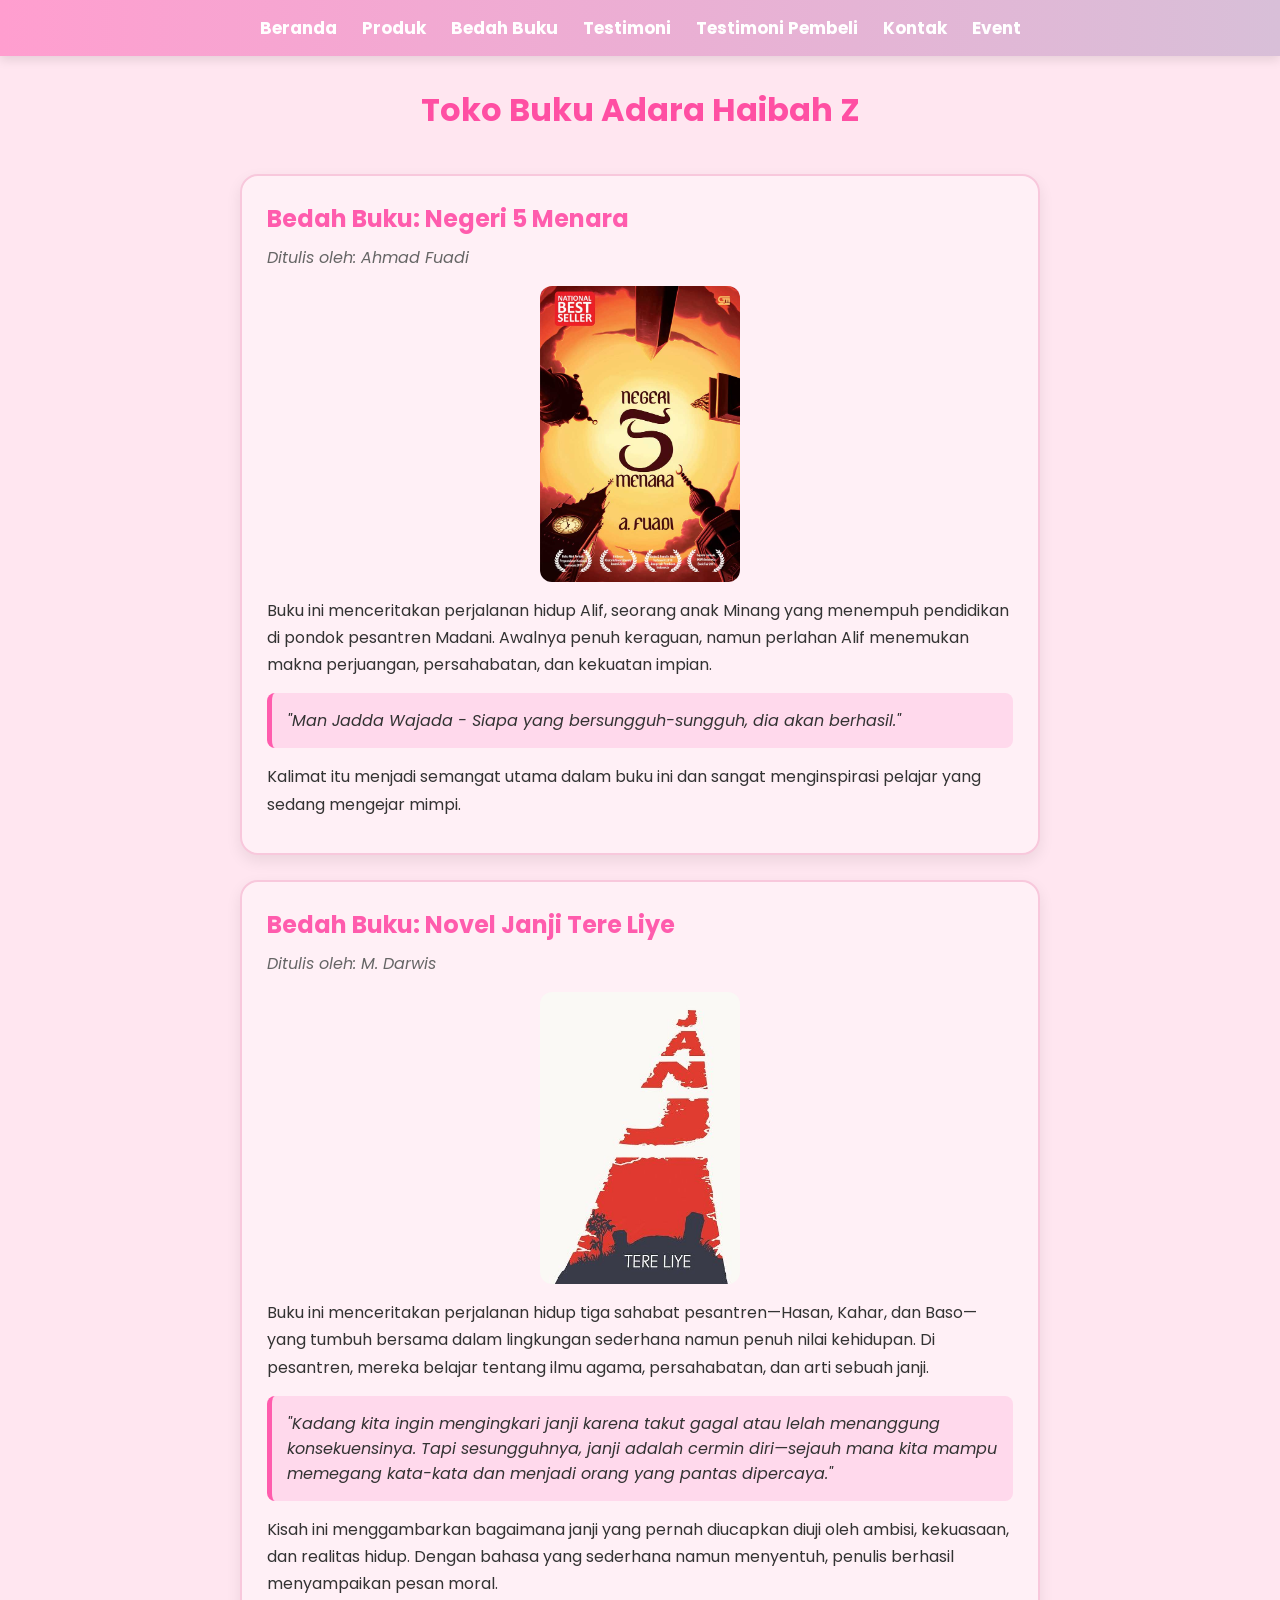
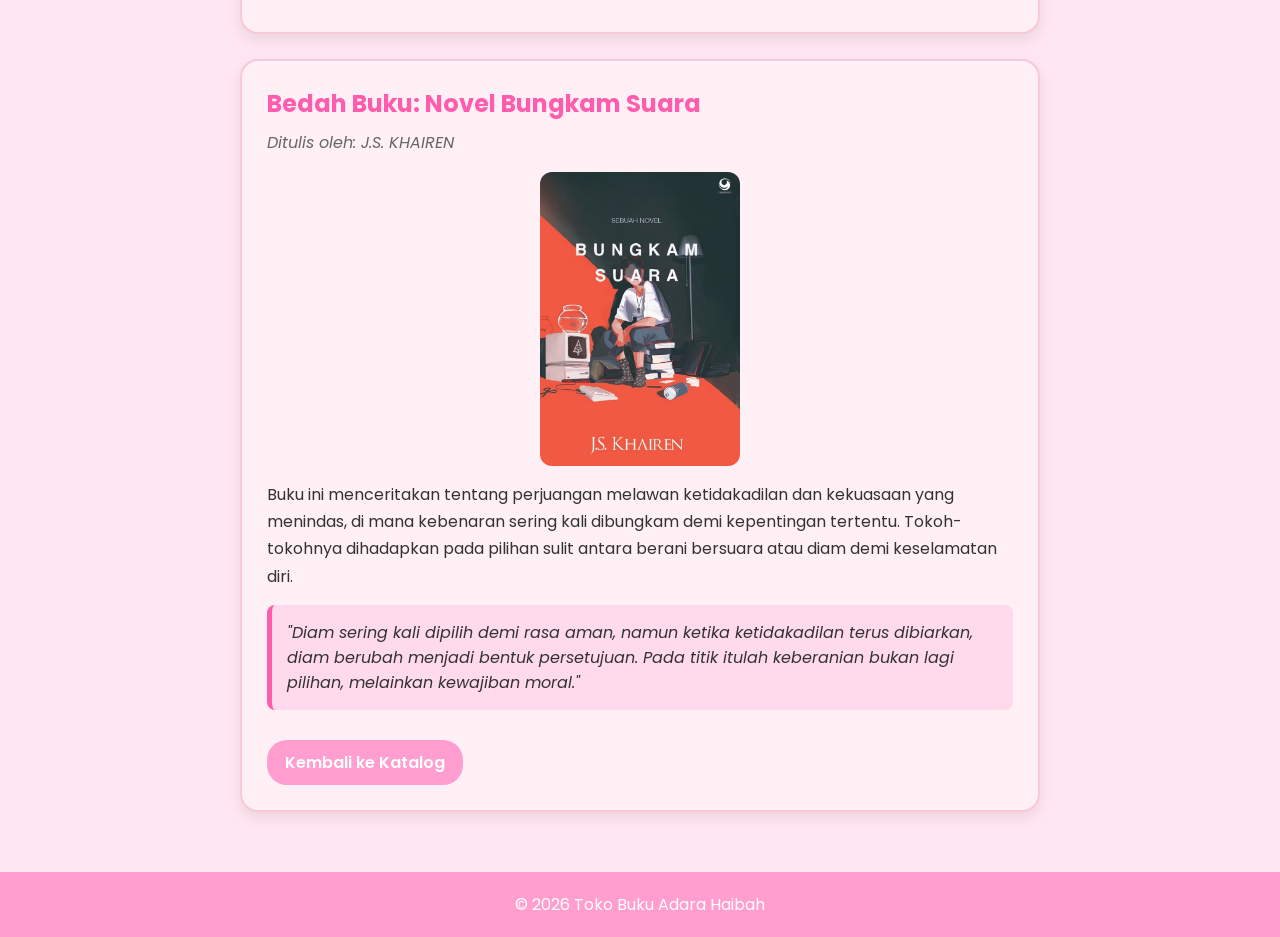
<file: bedah-buku.html>
<!DOCTYPE html>
<html lang="id">
<head>
<meta charset="UTF-8">
<meta name="viewport" content="width=device-width, initial-scale=1.0">
<title>Bedah Buku - Toko Buku Adara Haibah</title>

<link rel="preconnect" href="https://fonts.googleapis.com">
<link rel="preconnect" href="https://fonts.gstatic.com" crossorigin>
<link href="https://fonts.googleapis.com/css2?family=Poppins:wght@400;500;600;700&display=swap" rel="stylesheet">

<style>
*{
    margin:0;
    padding:0;
    box-sizing:border-box;
}

body{
    font-family:'Poppins', sans-serif;
    background:#ffe6f0;
    color:#333;
}

/* NAVBAR */
nav{
    display:flex;
    justify-content:center;
    flex-wrap:wrap;
    gap:25px;
    background:linear-gradient(90deg, #ff9ecf, #d8bfd8);
    padding:15px;
    box-shadow:0 4px 10px rgba(0,0,0,0.1);
    position:sticky;
    top:0;
    z-index:1000;
    animation:navMasuk 0.8s ease;
}

nav a{
    text-decoration:none;
    color:white;
    font-weight:bold;
    font-size:17px;
    position:relative;
    transition:0.3s;
}

nav a::after{
    content:"";
    position:absolute;
    width:0%;
    height:2px;
    left:0;
    bottom:-5px;
    background:white;
    transition:0.3s;
}

nav a:hover::after{
    width:100%;
}

nav a:hover{
    transform:scale(1.1);
}

/* JUDUL HALAMAN */
h1{
    text-align:center;
    color:#ff4fa3;
    margin:30px 0 20px 0;
    animation:judulMasuk 1s ease;
}

/* WRAPPER ARTIKEL */
.daftar-produk{
    display:flex;
    flex-direction:column;
    align-items:center;
    gap:25px;
    padding:20px;
}

/* CARD ARTIKEL */
.artikel{
    background:#fff0f6;
    width:100%;
    max-width:800px;
    padding:25px;
    border-radius:18px;
    box-shadow:0 6px 15px rgba(0,0,0,0.08);
    border:2px solid #f8c8dc;
    transition:0.3s;
    opacity:0;
    transform:translateY(35px);
    animation:kartuMasuk 0.8s ease forwards;
}

.artikel:nth-child(1){ animation-delay:0.2s; }
.artikel:nth-child(2){ animation-delay:0.5s; }
.artikel:nth-child(3){ animation-delay:0.8s; }

.artikel:hover{
    transform:translateY(-5px) scale(1.02);
    box-shadow:0 10px 25px rgba(0,0,0,0.15);
}

/* JUDUL & PENULIS */
.artikel h2{
    color:#ff5cad;
    margin-bottom:8px;
}

.penulis{
    font-style:italic;
    color:#666;
    margin-bottom:10px;
}

/* GAMBAR */
.sampul{
    width:200px;
    max-width:100%;
    display:block;
    margin:15px auto;
    border-radius:12px;
    transition:0.3s;
}

.sampul:hover{
    transform:scale(1.08) rotate(2deg);
}

/* TEKS */
.artikel p{
    line-height:1.7;
    margin-bottom:10px;
}

/* BLOCKQUOTE */
blockquote{
    background:#ffd9ec;
    padding:15px;
    border-left:5px solid #ff5cad;
    font-style:italic;
    border-radius:8px;
    margin:15px 0;
    animation:kutipanMasuk 1.1s ease;
}

/* TOMBOL */
.btn-kembali{
    display:inline-block;
    margin-top:15px;
    padding:10px 18px;
    background:#ff9ecf;
    color:white;
    text-decoration:none;
    border-radius:20px;
    transition:0.3s;
    font-weight:600;
}

.btn-kembali:hover{
    background:#ff7fbf;
    transform:scale(1.05);
}

/* FOOTER */
footer{
    text-align:center;
    padding:20px;
    background:#ff9ecf;
    color:white;
    margin-top:40px;
    animation:footerMasuk 1.2s ease;
}

/* ANIMASI */
@keyframes navMasuk{
    from{
        opacity:0;
        transform:translateY(-50px);
    }
    to{
        opacity:1;
        transform:translateY(0);
    }
}

@keyframes judulMasuk{
    from{
        opacity:0;
        transform:translateY(-25px);
    }
    to{
        opacity:1;
        transform:translateY(0);
    }
}

@keyframes kartuMasuk{
    to{
        opacity:1;
        transform:translateY(0);
    }
}

@keyframes kutipanMasuk{
    from{
        opacity:0;
        transform:scale(0.95);
    }
    to{
        opacity:1;
        transform:scale(1);
    }
}

@keyframes footerMasuk{
    from{
        opacity:0;
        transform:translateY(30px);
    }
    to{
        opacity:1;
        transform:translateY(0);
    }
}

/* RESPONSIVE */
@media (max-width:768px){
    nav{
        gap:15px;
        padding:12px;
    }

    nav a{
        font-size:15px;
    }

    h1{
        font-size:28px;
        padding:0 15px;
    }

    .daftar-produk{
        padding:15px;
    }

    .artikel{
        padding:20px;
    }
}
</style>
</head>
<body>

<nav>
<a href="index.html">Beranda</a>
<a href="produk.html">Produk</a>
<a href="bedah-buku.html">Bedah Buku</a>
<a href="testimoni.html">Testimoni</a>
<a href="tampil-testimoni.html">Testimoni Pembeli</a>
<a href="kontak.html">Kontak</a>
<a href="event.html">Event</a>
</nav>

<h1>Toko Buku Adara Haibah Z</h1>

<div class="daftar-produk">

<article class="artikel">
<h2>Bedah Buku: Negeri 5 Menara</h2>
<p class="penulis">Ditulis oleh: Ahmad Fuadi</p>
<img src="buku8.jpg" alt="Sampul Negeri 5 Menara" class="sampul">
<p>Buku ini menceritakan perjalanan hidup Alif, seorang anak Minang yang menempuh pendidikan di pondok pesantren Madani. Awalnya penuh keraguan, namun perlahan Alif menemukan makna perjuangan, persahabatan, dan kekuatan impian.</p>
<blockquote>"Man Jadda Wajada - Siapa yang bersungguh-sungguh, dia akan berhasil."</blockquote>
<p>Kalimat itu menjadi semangat utama dalam buku ini dan sangat menginspirasi pelajar yang sedang mengejar mimpi.</p>
</article>

<article class="artikel">
<h2>Bedah Buku: Novel Janji Tere Liye</h2>
<p class="penulis">Ditulis oleh: M. Darwis</p>
<img src="buku9.jpg" alt="Sampul Janji" class="sampul">
<p>Buku ini menceritakan perjalanan hidup tiga sahabat pesantren—Hasan, Kahar, dan Baso—yang tumbuh bersama dalam lingkungan sederhana namun penuh nilai kehidupan. Di pesantren, mereka belajar tentang ilmu agama, persahabatan, dan arti sebuah janji.</p>
<blockquote>"Kadang kita ingin mengingkari janji karena takut gagal atau lelah menanggung konsekuensinya. Tapi sesungguhnya, janji adalah cermin diri—sejauh mana kita mampu memegang kata-kata dan menjadi orang yang pantas dipercaya."</blockquote>
<p>Kisah ini menggambarkan bagaimana janji yang pernah diucapkan diuji oleh ambisi, kekuasaan, dan realitas hidup. Dengan bahasa yang sederhana namun menyentuh, penulis berhasil menyampaikan pesan moral.</p>
</article>

<article class="artikel">
<h2>Bedah Buku: Novel Bungkam Suara</h2>
<p class="penulis">Ditulis oleh: J.S. KHAIREN</p>
<img src="buku2.jpg" alt="Sampul Bungkam Suara" class="sampul">
<p>Buku ini menceritakan tentang perjuangan melawan ketidakadilan dan kekuasaan yang menindas, di mana kebenaran sering kali dibungkam demi kepentingan tertentu. Tokoh-tokohnya dihadapkan pada pilihan sulit antara berani bersuara atau diam demi keselamatan diri.</p>
<blockquote>"Diam sering kali dipilih demi rasa aman, namun ketika ketidakadilan terus dibiarkan, diam berubah menjadi bentuk persetujuan. Pada titik itulah keberanian bukan lagi pilihan, melainkan kewajiban moral."</blockquote>
<a href="produk.html" class="btn-kembali">Kembali ke Katalog</a>
</article>

</div>

<footer>
<p>&copy; 2026 Toko Buku Adara Haibah </p>
</footer>

</body>
</html>
</file>
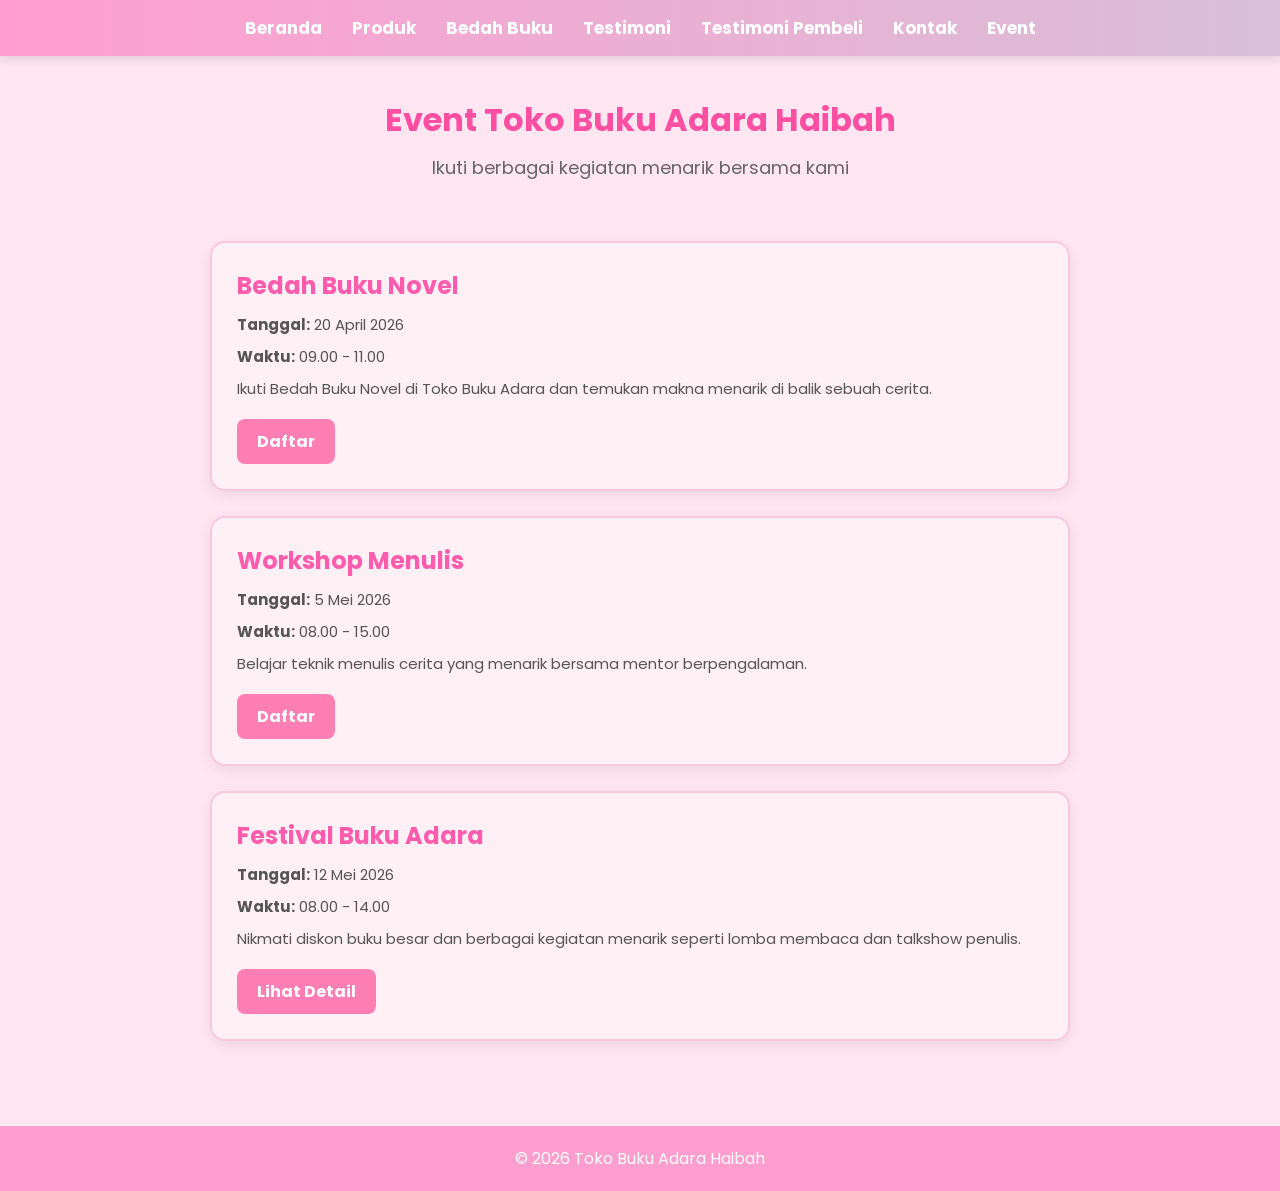
<file: event.html>
<!DOCTYPE html>
<html lang="id">
<head>

<meta charset="UTF-8">
<meta name="viewport" content="width=device-width, initial-scale=1.0">
<title>Event Toko Buku Adara Haibah</title>

<link rel="preconnect" href="https://fonts.googleapis.com">
<link rel="preconnect" href="https://fonts.gstatic.com" crossorigin>
<link href="https://fonts.googleapis.com/css2?family=Poppins:wght@400;500;600&display=swap" rel="stylesheet">

<style>

*{
margin:0;
padding:0;
box-sizing:border-box;
}

body{
font-family:'Poppins',sans-serif;
background:#ffe6f0;
color:#333;
}

/* NAVBAR */

nav{
display:flex;
justify-content:center;
flex-wrap:wrap;
gap:30px;
background:linear-gradient(90deg,#ff9ecf,#d8bfd8);
padding:15px;
box-shadow:0 4px 10px rgba(0,0,0,0.1);
animation:navMasuk 0.8s ease;
}

nav a{
text-decoration:none;
color:white;
font-weight:bold;
font-size:17px;
position:relative;
transition:0.3s;
}

nav a::after{
content:"";
position:absolute;
width:0%;
height:2px;
left:0;
bottom:-5px;
background:white;
transition:0.3s;
}

nav a:hover::after{
width:100%;
}

nav a:hover{
transform:scale(1.1);
}

/* HEADER */

header{
text-align:center;
padding:40px 20px;
animation:judulMasuk 1s ease;
}

header h1{
color:#ff4fa3;
font-size:32px;
margin-bottom:10px;
}

header p{
font-size:18px;
color:#666;
}

/* CONTAINER */

.container{
width:90%;
max-width:900px;
margin:auto;
padding:20px;
}

/* EVENT CARD */

.event{
background:#fff0f6;
border-radius:15px;
padding:25px;
margin-bottom:25px;
border:2px solid #f8c8dc;
box-shadow:0 4px 15px rgba(0,0,0,0.08);
transition:0.3s;

opacity:0;
transform:translateY(40px);
animation:cardMasuk 0.8s forwards;
}

.event:nth-child(1){
animation-delay:0.3s;
}

.event:nth-child(2){
animation-delay:0.6s;
}

.event:nth-child(3){
animation-delay:0.9s;
}

.event:hover{
transform:translateY(-10px) scale(1.02);
box-shadow:0 10px 25px rgba(0,0,0,0.15);
}

.event h2{
color:#ff5cad;
margin-bottom:10px;
}

.event p{
color:#555;
font-size:15px;
line-height:1.6;
margin-bottom:8px;
}

/* BUTTON */

.btn{
display:inline-block;
margin-top:10px;
padding:10px 20px;
background:#ff7eb3;
color:white;
text-decoration:none;
border-radius:8px;
font-weight:bold;
transition:0.3s;
}

.btn:hover{
background:#ff4fa3;
transform:scale(1.07);
box-shadow:0 6px 15px rgba(255,79,163,0.3);
}

/* FOOTER */

footer{
text-align:center;
padding:20px;
background:#ff9ecf;
color:white;
margin-top:40px;
animation:footerMasuk 1.2s ease;
}

/* ANIMATIONS */

@keyframes navMasuk{
from{
opacity:0;
transform:translateY(-60px);
}
to{
opacity:1;
transform:translateY(0);
}
}

@keyframes judulMasuk{
from{
opacity:0;
transform:translateY(-30px);
}
to{
opacity:1;
transform:translateY(0);
}
}

@keyframes cardMasuk{
to{
opacity:1;
transform:translateY(0);
}
}

@keyframes footerMasuk{
from{
opacity:0;
transform:translateY(40px);
}
to{
opacity:1;
transform:translateY(0);
}
}

</style>

</head>

<body>

<nav>

<a href="index.html">Beranda</a>
<a href="produk.html">Produk</a>
<a href="bedah-buku.html">Bedah Buku</a>
<a href="testimoni.html">Testimoni</a>
<a href="tampil-testimoni.html">Testimoni Pembeli</a>
<a href="kontak.html">Kontak</a>
<a href="event.html">Event</a>

</nav>

<header>

<h1>Event Toko Buku Adara Haibah</h1>
<p>Ikuti berbagai kegiatan menarik bersama kami</p>

</header>

<div class="container">

<div class="event">

<h2>Bedah Buku Novel</h2>

<p><b>Tanggal:</b> 20 April 2026</p>
<p><b>Waktu:</b> 09.00 - 11.00</p>

<p>
Ikuti Bedah Buku Novel di Toko Buku Adara dan temukan
makna menarik di balik sebuah cerita.
</p>

<a href="#" class="btn">Daftar</a>

</div>


<div class="event">

<h2>Workshop Menulis</h2>

<p><b>Tanggal:</b> 5 Mei 2026</p>
<p><b>Waktu:</b> 08.00 - 15.00</p>

<p>
Belajar teknik menulis cerita yang menarik
bersama mentor berpengalaman.
</p>

<a href="#" class="btn">Daftar</a>

</div>


<div class="event">

<h2>Festival Buku Adara</h2>

<p><b>Tanggal:</b> 12 Mei 2026</p>
<p><b>Waktu:</b> 08.00 - 14.00</p>

<p>
Nikmati diskon buku besar dan berbagai kegiatan menarik
seperti lomba membaca dan talkshow penulis.
</p>

<a href="#" class="btn">Lihat Detail</a>

</div>

</div>

<footer>

© 2026 Toko Buku Adara Haibah

</footer>

</body>
</html>
</file>
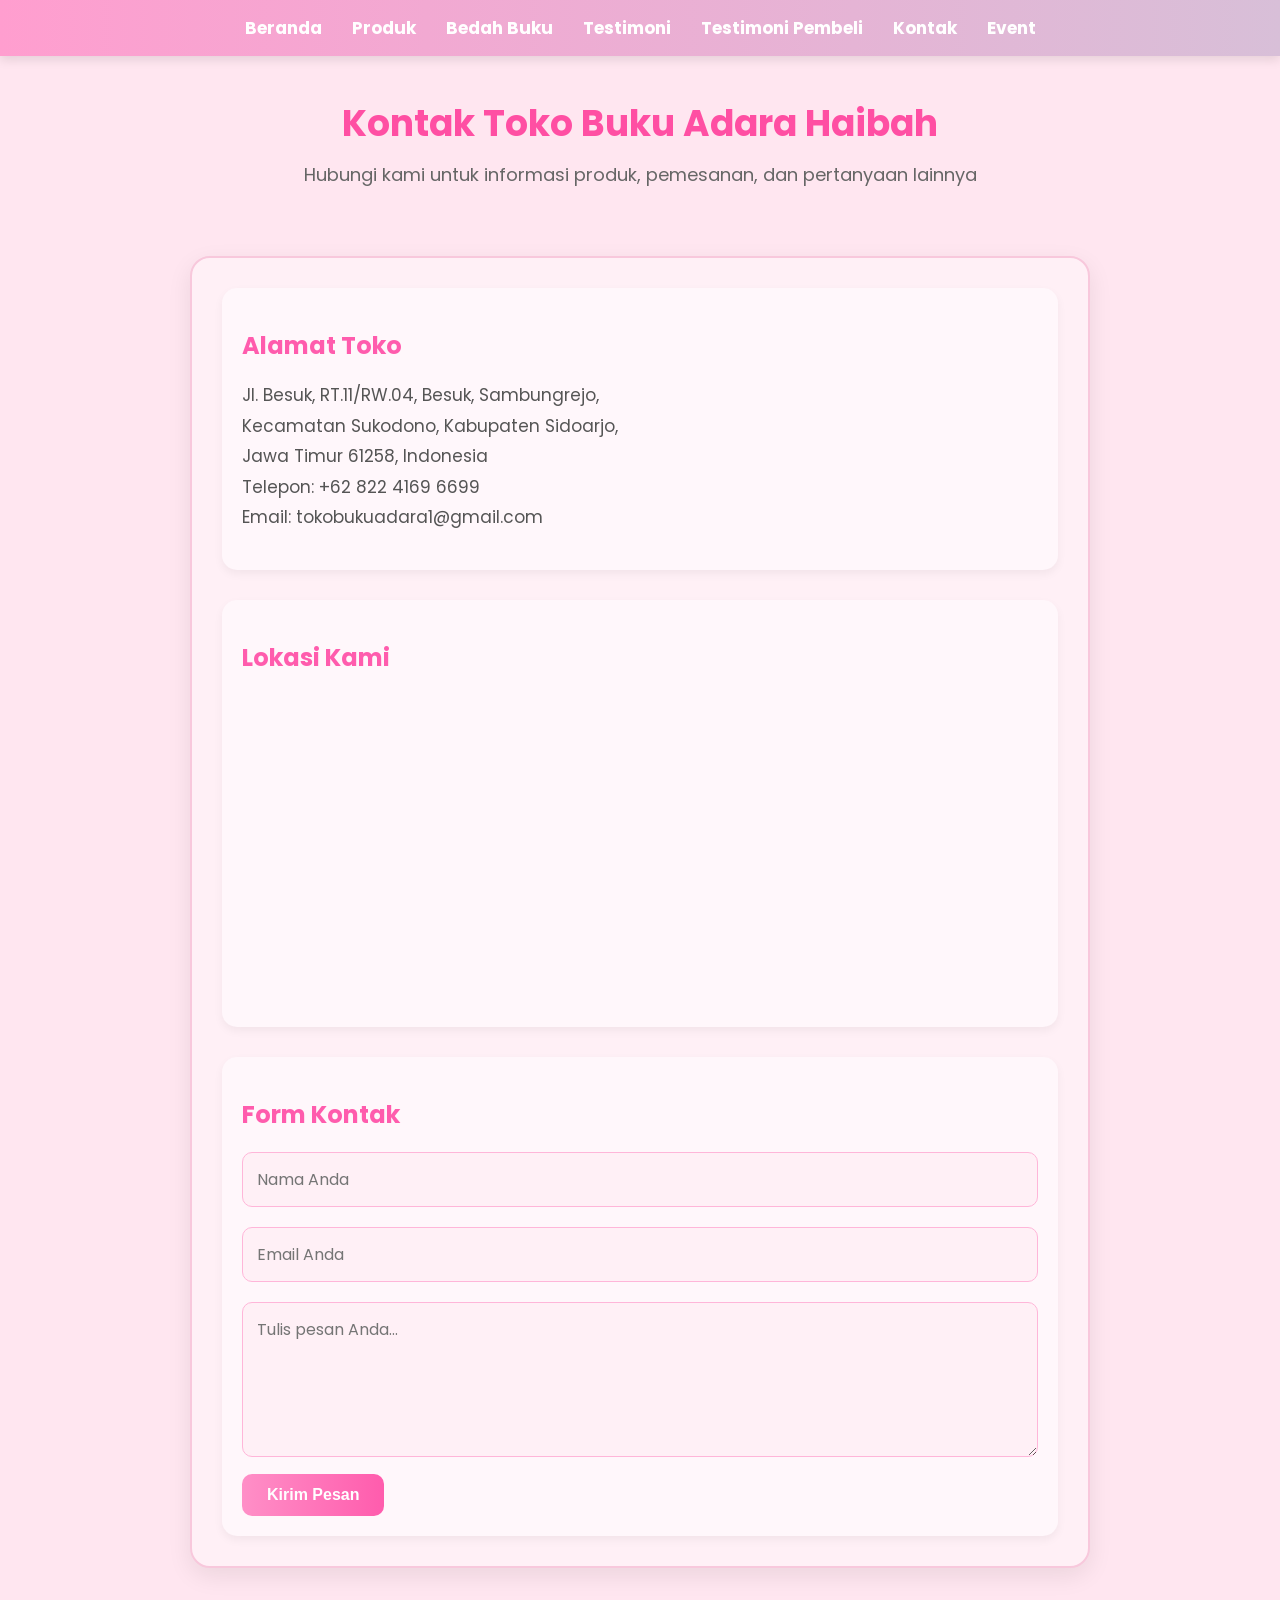
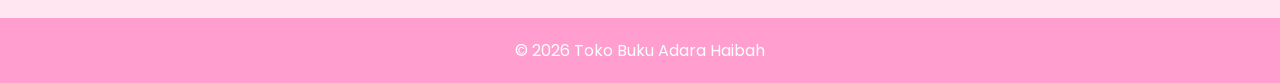
<file: kontak.html>
<!DOCTYPE html>
<html lang="id">
<head>
<meta charset="UTF-8">
<meta name="viewport" content="width=device-width, initial-scale=1.0">
<title>Kontak Toko Buku Adara Haibah</title>

<link rel="preconnect" href="https://fonts.googleapis.com">
<link rel="preconnect" href="https://fonts.gstatic.com" crossorigin>
<link href="https://fonts.googleapis.com/css2?family=Poppins:wght@400;500;600;700&display=swap" rel="stylesheet">

<style>
*{
    box-sizing:border-box;
}

body{
    margin:0;
    font-family:'Poppins', sans-serif;
    background:#ffe6f0;
    color:#333;
}

/* NAVBAR */
nav{
    display:flex;
    justify-content:center;
    gap:30px;
    background:linear-gradient(90deg,#ff9ecf,#d8bfd8);
    padding:15px;
    box-shadow:0 4px 10px rgba(0,0,0,0.1);
    flex-wrap:wrap;
    animation:slideDown 0.8s ease;
}

nav a{
    text-decoration:none;
    color:white;
    font-weight:bold;
    font-size:17px;
    position:relative;
    transition:0.3s;
}

nav a::after{
    content:"";
    position:absolute;
    width:0%;
    height:2px;
    left:0;
    bottom:-5px;
    background:white;
    transition:0.3s;
}

nav a:hover::after{
    width:100%;
}

nav a:hover{
    transform:scale(1.1);
}

/* HEADER */
.header{
    text-align:center;
    padding:40px 20px 20px;
    animation:fadeDown 1s ease;
}

.header h1{
    margin:0;
    font-size:36px;
    color:#ff4fa3;
}

.header p{
    font-size:18px;
    color:#666;
    margin-top:10px;
}

/* CONTAINER */
.container{
    max-width:900px;
    margin:30px auto 50px;
    padding:30px;
    background:#fff0f6;
    border-radius:20px;
    box-shadow:0 8px 25px rgba(0,0,0,0.08);
    border:2px solid #f8c8dc;
    animation:fadeUp 1.2s ease;
}

/* SECTION TITLE */
h2{
    color:#ff5cad;
    margin-bottom:10px;
}

/* ALAMAT */
.alamat{
    margin-bottom:30px;
    padding:20px;
    background:#fff7fb;
    border-radius:15px;
    box-shadow:0 4px 10px rgba(0,0,0,0.05);
    transition:0.3s;
    animation:fadeLeft 1s ease;
}

.alamat:hover{
    transform:translateY(-5px) scale(1.01);
    box-shadow:0 10px 20px rgba(0,0,0,0.08);
}

.alamat p{
    font-size:17px;
    line-height:1.8;
    color:#555;
}

/* MAP */
.map{
    margin-bottom:30px;
    padding:20px;
    background:#fff7fb;
    border-radius:15px;
    box-shadow:0 4px 10px rgba(0,0,0,0.05);
    transition:0.3s;
    animation:fadeRight 1.1s ease;
}

.map:hover{
    transform:translateY(-5px) scale(1.01);
    box-shadow:0 10px 20px rgba(0,0,0,0.08);
}

.map iframe{
    width:100%;
    height:300px;
    border:none;
    border-radius:15px;
    margin-top:15px;
}

/* FORM */
.form-kontak{
    padding:20px;
    background:#fff7fb;
    border-radius:15px;
    box-shadow:0 4px 10px rgba(0,0,0,0.05);
    transition:0.3s;
    animation:zoomIn 1.2s ease;
}

.form-kontak:hover{
    transform:translateY(-5px) scale(1.01);
    box-shadow:0 10px 20px rgba(0,0,0,0.08);
}

form input,
form textarea{
    width:100%;
    padding:14px;
    margin:10px 0;
    border-radius:10px;
    border:1px solid #ffb6d9;
    font-size:16px;
    background:#fff0f6;
    outline:none;
    transition:0.3s;
    box-sizing:border-box;
    font-family:'Poppins', sans-serif;
}

form input:focus,
form textarea:focus{
    border-color:#ff5cad;
    box-shadow:0 0 10px rgba(255,92,173,0.2);
    transform:scale(1.01);
}

form button{
    padding:12px 25px;
    font-size:16px;
    background:linear-gradient(90deg,#ff8fc7,#ff5cad);
    border:none;
    border-radius:10px;
    color:white;
    cursor:pointer;
    font-weight:bold;
    transition:0.3s;
}

form button:hover{
    transform:scale(1.07);
    box-shadow:0 8px 20px rgba(255,92,173,0.25);
}

/* SUCCESS MESSAGE */
.success-message{
    display:none;
    margin-top:15px;
    background:#ffe3f1;
    color:#d63384;
    padding:12px 15px;
    border-radius:10px;
    font-weight:bold;
    animation:bounceIn 0.8s ease;
}

/* FOOTER */
footer{
    text-align:center;
    padding:20px;
    background:#ff9ecf;
    color:white;
    margin-top:40px;
    animation:fadeUp 1.3s ease;
}

/* ANIMATIONS */
@keyframes fadeDown{
    from{
        opacity:0;
        transform:translateY(-30px);
    }
    to{
        opacity:1;
        transform:translateY(0);
    }
}

@keyframes fadeUp{
    from{
        opacity:0;
        transform:translateY(40px);
    }
    to{
        opacity:1;
        transform:translateY(0);
    }
}

@keyframes fadeLeft{
    from{
        opacity:0;
        transform:translateX(-40px);
    }
    to{
        opacity:1;
        transform:translateX(0);
    }
}

@keyframes fadeRight{
    from{
        opacity:0;
        transform:translateX(40px);
    }
    to{
        opacity:1;
        transform:translateX(0);
    }
}

@keyframes zoomIn{
    from{
        opacity:0;
        transform:scale(0.9);
    }
    to{
        opacity:1;
        transform:scale(1);
    }
}

@keyframes bounceIn{
    0%{
        opacity:0;
        transform:scale(0.7);
    }
    60%{
        opacity:1;
        transform:scale(1.05);
    }
    100%{
        transform:scale(1);
    }
}

@keyframes slideDown{
    from{
        opacity:0;
        transform:translateY(-100%);
    }
    to{
        opacity:1;
        transform:translateY(0);
    }
}

/* RESPONSIVE */
@media (max-width:768px){
    .header h1{
        font-size:28px;
    }

    nav{
        gap:15px;
        padding:12px;
    }

    nav a{
        font-size:15px;
    }

    .container{
        margin:20px;
        padding:20px;
    }
}
</style>
</head>

<body>

<nav>
    <a href="index.html">Beranda</a>
    <a href="produk.html">Produk</a>
    <a href="bedah-buku.html">Bedah Buku</a>
    <a href="testimoni.html">Testimoni</a>
    <a href="tampil-testimoni.html">Testimoni Pembeli</a>
    <a href="kontak.html">Kontak</a>
    <a href="event.html">Event</a>
</nav>

<div class="header">
    <h1>Kontak Toko Buku Adara Haibah</h1>
    <p>Hubungi kami untuk informasi produk, pemesanan, dan pertanyaan lainnya</p>
</div>

<div class="container">

    <div class="alamat">
        <h2>Alamat Toko</h2>
        <p>
            Jl. Besuk, RT.11/RW.04, Besuk, Sambungrejo,<br>
            Kecamatan Sukodono, Kabupaten Sidoarjo,<br>
            Jawa Timur 61258, Indonesia<br>
            Telepon: +62 822 4169 6699<br>
            Email: tokobukuadara1@gmail.com
        </p>
    </div>

    <div class="map">
        <h2>Lokasi Kami</h2>
        <iframe 
            src="https://maps.google.com/maps?q=Pondok%20Pesantren%20Al%20Kautsar%20Sidoarjo&t=&z=15&ie=UTF8&iwloc=&output=embed"
            loading="lazy">
        </iframe>
    </div>

    <div class="form-kontak">
        <h2>Form Kontak</h2>
        <form id="contactForm">
            <input type="text" name="nama" placeholder="Nama Anda" required>
            <input type="email" name="email" placeholder="Email Anda" required>
            <textarea name="pesan" rows="5" placeholder="Tulis pesan Anda..." required></textarea>
            <button type="submit">Kirim Pesan</button>
            <p class="success-message" id="successMessage">Pesan berhasil dikirim!</p>
        </form>
    </div>

</div>

<footer>
    © 2026 Toko Buku Adara Haibah
</footer>

<script>
const form = document.getElementById('contactForm');
const successMessage = document.getElementById('successMessage');

form.addEventListener('submit', function(e){
    e.preventDefault();
    successMessage.style.display = 'block';
    form.reset();
});
</script>

</body>
</html>
</file>
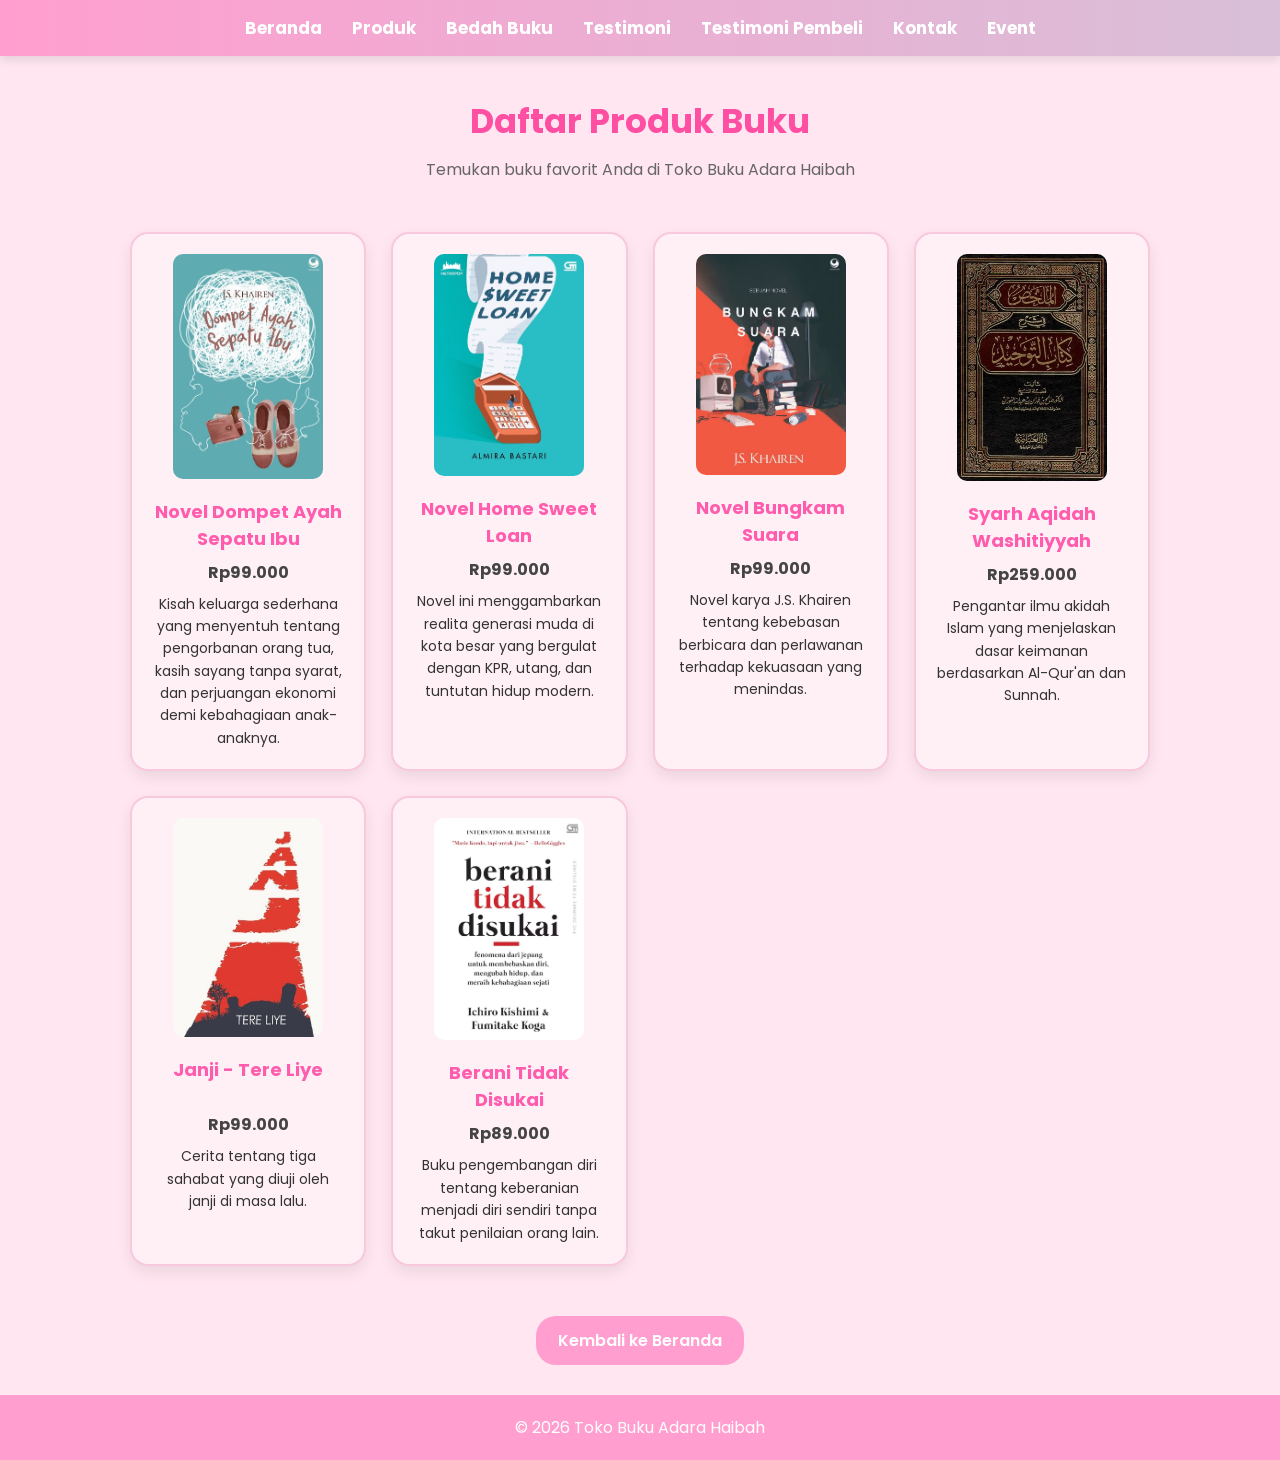
<file: produk.html>
<!DOCTYPE html>
<html lang="id">
<head>
  <meta charset="UTF-8">
  <meta name="viewport" content="width=device-width, initial-scale=1.0">
  <title>Daftar Produk Buku - Toko Buku Adara Haibah</title>

  <link rel="preconnect" href="https://fonts.googleapis.com">
  <link rel="preconnect" href="https://fonts.gstatic.com" crossorigin>
  <link href="https://fonts.googleapis.com/css2?family=Poppins:wght@400;500;600;700&display=swap" rel="stylesheet">

  <style>
    *{
      margin:0;
      padding:0;
      box-sizing:border-box;
    }

    body{
      font-family:'Poppins', sans-serif;
      background:#ffe6f0;
      color:#333;
    }

    /* NAVBAR */
    nav{
      display:flex;
      justify-content:center;
      flex-wrap:wrap;
      gap:30px;
      background:linear-gradient(90deg,#ff9ecf,#d8bfd8);
      padding:15px;
      box-shadow:0 4px 10px rgba(0,0,0,0.1);
      animation:navMasuk 0.8s ease;
    }

    nav a{
      text-decoration:none;
      color:white;
      font-weight:bold;
      font-size:17px;
      position:relative;
      transition:0.3s;
    }

    nav a::after{
      content:"";
      position:absolute;
      width:0%;
      height:2px;
      left:0;
      bottom:-5px;
      background:white;
      transition:0.3s;
    }

    nav a:hover::after{
      width:100%;
    }

    nav a:hover{
      transform:scale(1.1);
    }

    /* JUDUL */
    .judul{
      text-align:center;
      margin-top:40px;
      margin-bottom:10px;
      font-size:34px;
      color:#ff4fa3;
      animation:judulMasuk 1s ease;
    }

    .subjudul{
      text-align:center;
      color:#666;
      margin-bottom:30px;
      animation:judulMasuk 1.1s ease;
    }

    /* GRID PRODUK */
    .daftar-produk{
      display:grid;
      grid-template-columns:repeat(auto-fit, minmax(230px,1fr));
      gap:25px;
      padding:20px 40px 40px;
      max-width:1100px;
      margin:auto;
    }

    /* CARD */
    .produk{
      background:#fff0f6;
      padding:20px;
      border-radius:18px;
      text-align:center;
      box-shadow:0 6px 15px rgba(0,0,0,0.08);
      border:2px solid #f8c8dc;
      transition:0.3s;
      opacity:0;
      transform:translateY(40px);
      animation:cardMasuk 0.8s ease forwards;
    }

    .produk:nth-child(1){ animation-delay:0.2s; }
    .produk:nth-child(2){ animation-delay:0.4s; }
    .produk:nth-child(3){ animation-delay:0.6s; }
    .produk:nth-child(4){ animation-delay:0.8s; }
    .produk:nth-child(5){ animation-delay:1s; }
    .produk:nth-child(6){ animation-delay:1.2s; }

    .produk:hover{
      transform:translateY(-10px) scale(1.03);
      box-shadow:0 12px 28px rgba(0,0,0,0.15);
    }

    .produk img{
      width:150px;
      height:auto;
      border-radius:10px;
      margin-bottom:12px;
      transition:0.3s;
    }

    .produk:hover img{
      transform:scale(1.08);
    }

    .produk h2{
      font-size:18px;
      color:#ff5cad;
      margin-bottom:8px;
      min-height:48px;
    }

    .harga{
      font-weight:bold;
      color:#444;
      margin:8px 0;
    }

    .deskripsi{
      font-size:14px;
      line-height:1.6;
    }

    /* TOMBOL KEMBALI */
    .kembali{
      text-align:center;
      margin:10px 0 30px;
    }

    .kembali a{
      display:inline-block;
      text-decoration:none;
      background:#ff9ecf;
      color:white;
      padding:12px 22px;
      border-radius:20px;
      transition:0.3s;
      font-weight:600;
    }

    .kembali a:hover{
      background:#ff7fbf;
      transform:scale(1.05);
    }

    /* FOOTER */
    footer{
      text-align:center;
      padding:20px;
      background:#ff9ecf;
      color:white;
      margin-top:20px;
      animation:footerMasuk 1.2s ease;
    }

    /* ANIMASI */
    @keyframes navMasuk{
      from{
        opacity:0;
        transform:translateY(-50px);
      }
      to{
        opacity:1;
        transform:translateY(0);
      }
    }

    @keyframes judulMasuk{
      from{
        opacity:0;
        transform:translateY(-25px);
      }
      to{
        opacity:1;
        transform:translateY(0);
      }
    }

    @keyframes cardMasuk{
      to{
        opacity:1;
        transform:translateY(0);
      }
    }

    @keyframes footerMasuk{
      from{
        opacity:0;
        transform:translateY(30px);
      }
      to{
        opacity:1;
        transform:translateY(0);
      }
    }

    @media (max-width:768px){
      nav{
        gap:15px;
        padding:12px;
      }

      nav a{
        font-size:15px;
      }

      .judul{
        font-size:28px;
        padding:0 15px;
      }

      .daftar-produk{
        padding:20px;
      }
    }
  </style>
</head>
<body>

  <nav>
    <a href="index.html">Beranda</a>
    <a href="produk.html">Produk</a>
    <a href="bedah-buku.html">Bedah Buku</a>
    <a href="testimoni.html">Testimoni</a>
    <a href="tampil-testimoni.html">Testimoni Pembeli</a>
    <a href="kontak.html">Kontak</a>
    <a href="event.html">Event</a>
  </nav>

  <h1 class="judul">Daftar Produk Buku</h1>
  <p class="subjudul">Temukan buku favorit Anda di Toko Buku Adara Haibah</p>

  <section class="daftar-produk">

    <div class="produk">
      <img src="buku3.jpg" alt="Novel Dompet Ayah Sepatu Ibu">
      <h2>Novel Dompet Ayah Sepatu Ibu</h2>
      <p class="harga">Rp99.000</p>
      <p class="deskripsi">
        Kisah keluarga sederhana yang menyentuh tentang pengorbanan orang tua, kasih sayang tanpa syarat, dan perjuangan ekonomi demi kebahagiaan anak-anaknya.
      </p>
    </div>

    <div class="produk">
      <img src="buku1.jpg" alt="Novel Home Sweet Loan">
      <h2>Novel Home Sweet Loan</h2>
      <p class="harga">Rp99.000</p>
      <p class="deskripsi">
        Novel ini menggambarkan realita generasi muda di kota besar yang bergulat dengan KPR, utang, dan tuntutan hidup modern.
      </p>
    </div>

    <div class="produk">
      <img src="buku2.jpg" alt="Novel Bungkam Suara">
      <h2>Novel Bungkam Suara</h2>
      <p class="harga">Rp99.000</p>
      <p class="deskripsi">
        Novel karya J.S. Khairen tentang kebebasan berbicara dan perlawanan terhadap kekuasaan yang menindas.
      </p>
    </div>

    <div class="produk">
      <img src="buku7.jpg" alt="Syarh Aqidah Washitiyyah">
      <h2>Syarh Aqidah Washitiyyah</h2>
      <p class="harga">Rp259.000</p>
      <p class="deskripsi">
        Pengantar ilmu akidah Islam yang menjelaskan dasar keimanan berdasarkan Al-Qur'an dan Sunnah.
      </p>
    </div>

    <div class="produk">
      <img src="buku9.jpg" alt="Janji - Tere Liye">
      <h2>Janji - Tere Liye</h2>
      <p class="harga">Rp99.000</p>
      <p class="deskripsi">
        Cerita tentang tiga sahabat yang diuji oleh janji di masa lalu.
      </p>
    </div>

    <div class="produk">
      <img src="buku11.jpg" alt="Berani Tidak Disukai">
      <h2>Berani Tidak Disukai</h2>
      <p class="harga">Rp89.000</p>
      <p class="deskripsi">
        Buku pengembangan diri tentang keberanian menjadi diri sendiri tanpa takut penilaian orang lain.
      </p>
    </div>

  </section>

  <p class="kembali">
    <a href="index.html">Kembali ke Beranda</a>
  </p>

  <footer>
    <p>&copy; 2026 Toko Buku Adara Haibah</p>
  </footer>

</body>
</html>
</file>
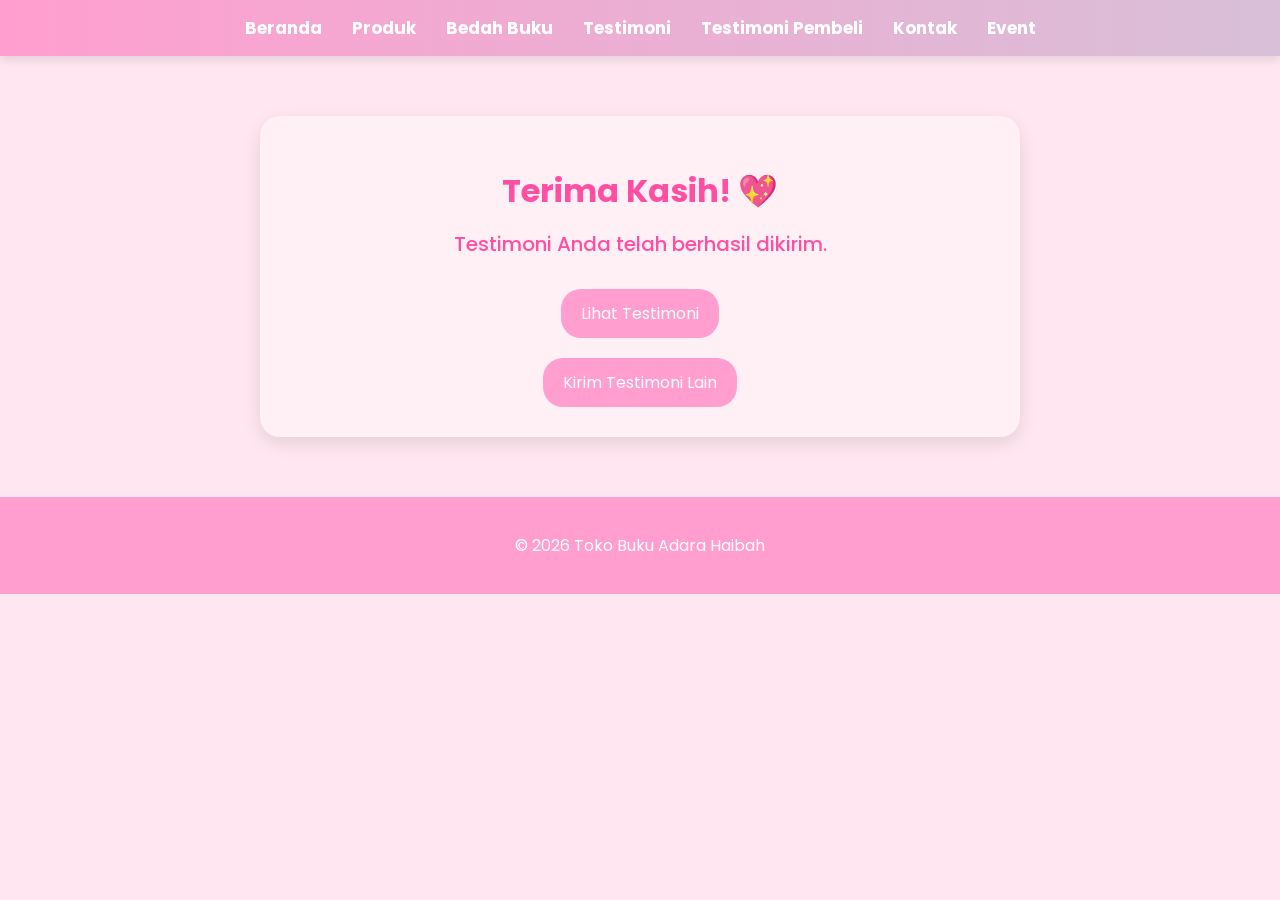
<file: proses-testimoni.html>
<!DOCTYPE html>
<html lang="id">
<head>
<meta charset="UTF-8">
<meta name="viewport" content="width=device-width, initial-scale=1.0">

<title>Konfirmasi Testimoni</title>

<link href="https://fonts.googleapis.com/css2?family=Poppins:wght@400;500;600&display=swap" rel="stylesheet">

<style>

/* BODY */
body{
margin:0;
font-family:'Poppins',sans-serif;
background:#ffe6f0;
color:#333;
}

/* NAVBAR */
nav{
display:flex;
justify-content:center;
gap:30px;
background:linear-gradient(90deg,#ff9ecf,#d8bfd8);
padding:15px;
box-shadow:0 4px 10px rgba(0,0,0,0.1);
animation:navMasuk 0.8s ease;
}

nav a{
text-decoration:none;
color:white;
font-weight:bold;
font-size:17px;
position:relative;
transition:0.3s;
}

nav a::after{
content:"";
position:absolute;
width:0%;
height:2px;
left:0;
bottom:-5px;
background:white;
transition:0.3s;
}

nav a:hover::after{
width:100%;
}

nav a:hover{
transform:scale(1.1);
}

/* MAIN BOX */
main.konfirmasi{
max-width:700px;
margin:60px auto;
padding:30px;
background:#fff0f6;
border-radius:20px;
text-align:center;
box-shadow:0 6px 18px rgba(0,0,0,0.1);
animation:muncul 1s ease;
}

/* TEXT */
main h1{
color:#ff4fa3;
margin-bottom:10px;
animation:fadeAtas 1s ease;
}

main h1:nth-child(2){
font-size:20px;
font-weight:500;
}

/* LINK BUTTON */
main a{
display:inline-block;
margin-top:20px;
padding:12px 20px;
background:#ff9ecf;
color:white;
text-decoration:none;
border-radius:20px;
transition:0.3s;
}

main a:hover{
background:#ff7fbf;
transform:scale(1.05);
box-shadow:0 6px 15px rgba(255,127,191,0.4);
}

/* FOOTER */
footer{
text-align:center;
padding:20px;
background:#ff9ecf;
color:white;
margin-top:50px;
animation:footerMasuk 1.3s ease;
}

/* ANIMATIONS */

@keyframes navMasuk{
from{
opacity:0;
transform:translateY(-50px);
}
to{
opacity:1;
transform:translateY(0);
}
}

@keyframes muncul{
from{
opacity:0;
transform:translateY(60px) scale(0.95);
}
to{
opacity:1;
transform:translateY(0) scale(1);
}
}

@keyframes fadeAtas{
from{
opacity:0;
transform:translateY(-20px);
}
to{
opacity:1;
transform:translateY(0);
}
}

@keyframes footerMasuk{
from{
opacity:0;
transform:translateY(40px);
}
to{
opacity:1;
transform:translateY(0);
}
}

</style>
</head>

<body>

<nav> 
<a href="index.html">Beranda</a>
<a href="produk.html">Produk</a>
<a href="bedah-buku.html">Bedah Buku</a>
<a href="testimoni.html">Testimoni</a>
<a href="tampil-testimoni.html">Testimoni Pembeli</a>
<a href="kontak.html">Kontak</a>
<a href="event.html">Event</a>
</nav>

<main class="konfirmasi">
<h1>Terima Kasih! 💖</h1>
<h1>Testimoni Anda telah berhasil dikirim.</h1>

<a href="tampil-testimoni.html">Lihat Testimoni</a>
<br>
<a href="testimoni.html">Kirim Testimoni Lain</a>
</main>

<footer> 
<p>&copy; 2026 Toko Buku Adara Haibah</p>
</footer>

</body>
</html>
</file>
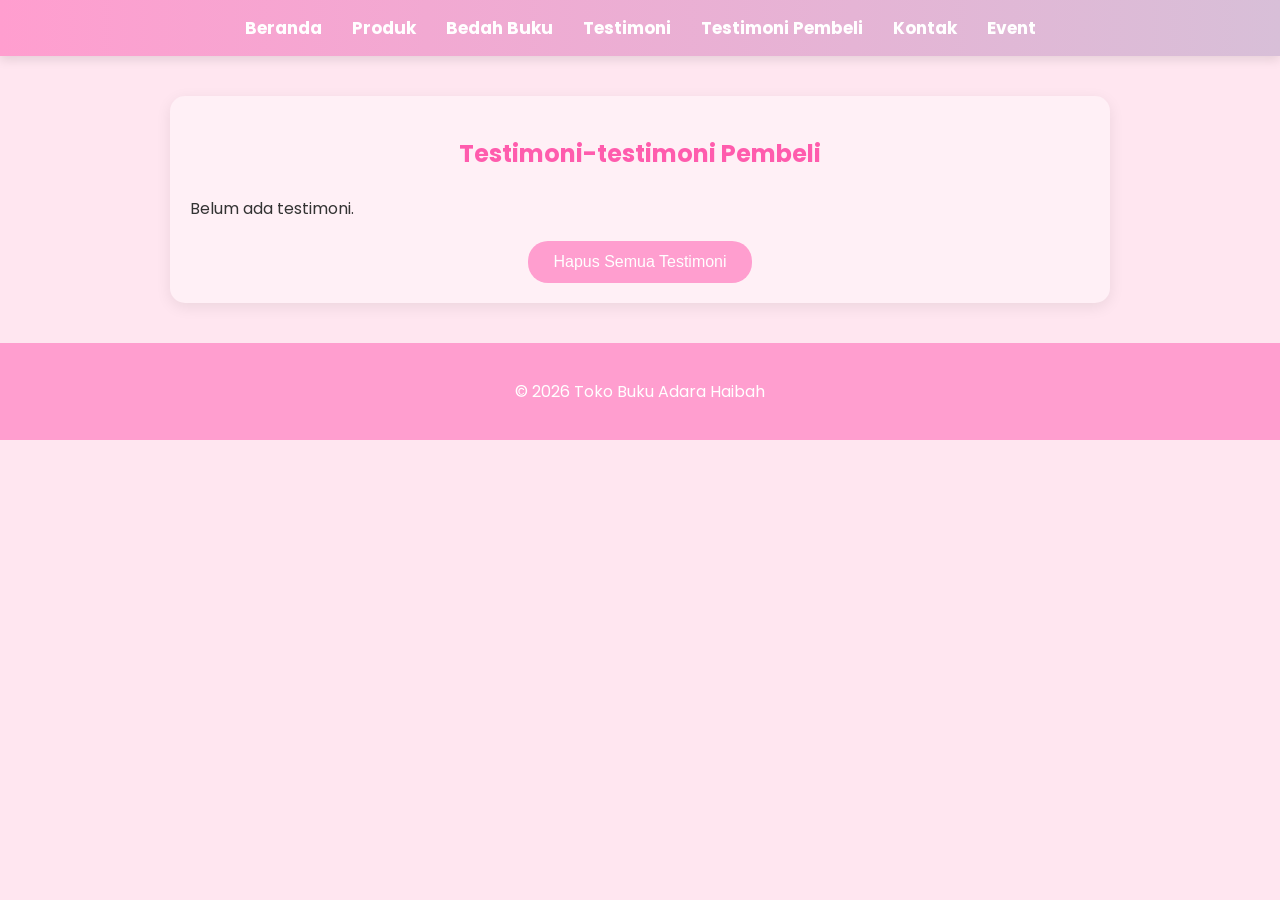
<file: tampil-testimoni.html>
<!DOCTYPE html>
<html lang="id">
<head>
<meta charset="UTF-8">
<meta name="viewport" content="width=device-width, initial-scale=1.0">
<title>Testimoni Pembeli - Toko Buku Adara Haibah</title>

<link rel="preconnect" href="https://fonts.googleapis.com">
<link rel="preconnect" href="https://fonts.gstatic.com" crossorigin>
<link href="https://fonts.googleapis.com/css2?family=Poppins:wght@400;600&display=swap" rel="stylesheet">

<style>

/* BODY */
body{
margin:0;
font-family:'Poppins',sans-serif;
background:#ffe6f0;
color:#333;
}

/* NAVBAR */
nav{
display:flex;
justify-content:center;
gap:30px;
background:linear-gradient(90deg,#ff9ecf,#d8bfd8);
padding:15px;
box-shadow:0 4px 10px rgba(0,0,0,0.1);
animation:navMasuk 0.7s ease;
}

nav a{
text-decoration:none;
color:white;
font-weight:bold;
font-size:17px;
position:relative;
transition:0.3s;
}

nav a::after{
content:"";
position:absolute;
width:0%;
height:2px;
left:0;
bottom:-5px;
background:white;
transition:0.3s;
}

nav a:hover::after{
width:100%;
}

nav a:hover{
transform:scale(1.1);
}

/* MAIN */
main.formulir{
max-width:900px;
margin:40px auto;
padding:20px;
background:#fff0f6;
border-radius:15px;
box-shadow:0 4px 15px rgba(0,0,0,0.08);
animation:halamanMasuk 0.8s ease;
}

/* TITLE */
main h2{
text-align:center;
color:#ff5cad;
margin-bottom:25px;
}

/* TESTIMONI BOX */
.testimoni-box{
background:#fff0f6;
border:2px solid #f8c8dc;
border-radius:12px;
padding:15px;
margin-bottom:15px;
box-shadow:0 4px 10px rgba(0,0,0,0.08);
transition:0.3s;
animation:cardMasuk 0.5s ease;
}

.testimoni-box:hover{
transform:translateY(-5px) scale(1.02);
box-shadow:0 10px 25px rgba(0,0,0,0.15);
}

/* BUTTON */
button#hapusSemua{
display:block;
margin:20px auto 0;
padding:12px 25px;
background:#ff9ecf;
color:white;
border:none;
border-radius:20px;
font-size:16px;
cursor:pointer;
transition:0.3s;
}

button#hapusSemua:hover{
background:#ff7fbf;
transform:scale(1.05);
}

/* FOOTER */
footer{
text-align:center;
padding:20px;
background:#ff9ecf;
color:white;
margin-top:40px;
animation:footerMasuk 1s ease;
}

/* ANIMASI */
@keyframes navMasuk{
from{
opacity:0;
transform:translateY(-40px);
}
to{
opacity:1;
transform:translateY(0);
}
}

@keyframes halamanMasuk{
from{
opacity:0;
transform:translateY(30px);
}
to{
opacity:1;
transform:translateY(0);
}
}

@keyframes cardMasuk{
from{
opacity:0;
transform:translateY(20px);
}
to{
opacity:1;
transform:translateY(0);
}
}

@keyframes footerMasuk{
from{
opacity:0;
transform:translateY(30px);
}
to{
opacity:1;
transform:translateY(0);
}
}

</style>

</head>
<body>

<nav>
<a href="index.html">Beranda</a>
<a href="produk.html">Produk</a>
<a href="bedah-buku.html">Bedah Buku</a>
<a href="testimoni.html">Testimoni</a>
<a href="tampil-testimoni.html">Testimoni Pembeli</a>
<a href="kontak.html">Kontak</a>
<a href="event.html">Event</a>
</nav>

<main class="formulir">
<h2>Testimoni-testimoni Pembeli</h2>
<div id="daftarTestimoni"></div>
<button id="hapusSemua">Hapus Semua Testimoni</button>
</main>

<footer> 
<p>&copy; 2026 Toko Buku Adara Haibah</p>
</footer>

<script>

const container = document.getElementById('daftarTestimoni');
const testimoniList = JSON.parse(localStorage.getItem('testimoniList')) || [];

if (testimoniList.length === 0){
container.innerHTML = "<p>Belum ada testimoni.</p>";
}else{
testimoniList.forEach((t,i)=>{
const el=document.createElement('div');
el.className='testimoni-box';

el.innerHTML=`
<p><strong>Nama:</strong> ${t.nama}</p>
<p><strong>Asal:</strong> ${t.asal}</p>
<p><strong>Email:</strong> ${t.email}</p>
<p><strong>Judul:</strong> ${t.judul}</p>
<p><strong>Rating:</strong> ${t.rating}</p>
<p><strong>Pesan:</strong> ${t.pesan}</p>
`;

container.appendChild(el);
});
}

document.getElementById("hapusSemua").addEventListener("click",function(){
const konfirmasi=confirm("Apakah Anda yakin ingin menghapus semua testimoni?");
if(konfirmasi){
localStorage.removeItem("testimoniList");
location.reload();
}
});

</script>

</body>
</html>
</file>
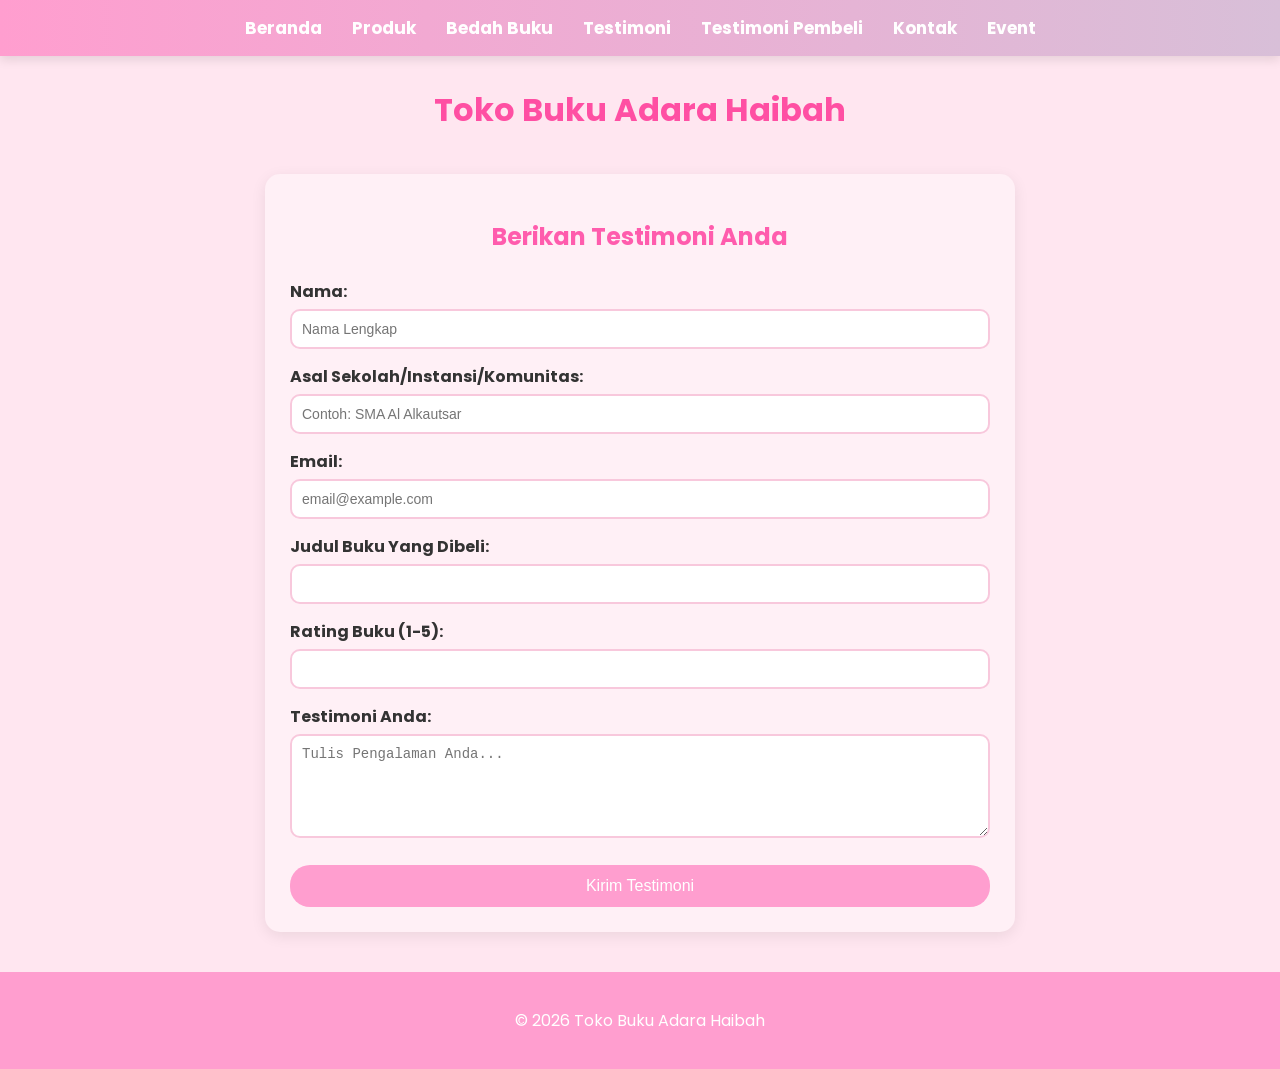
<file: testimoni.html>
<!DOCTYPE html>
<html lang="id">
<head>
<meta charset="UTF-8">
<meta name="viewport" content="width=device-width, initial-scale=1.0">
<title>Form Testimoni - Toko Buku Adara Haibah</title>

<link rel="preconnect" href="https://fonts.googleapis.com">
<link rel="preconnect" href="https://fonts.gstatic.com" crossorigin>
<link href="https://fonts.googleapis.com/css2?family=Poppins:wght@400;500;600&display=swap" rel="stylesheet">

<style>

/* BODY */
body{
margin:0;
font-family:'Poppins',sans-serif;
background:#ffe6f0;
color:#333;
}

/* NAVBAR */
nav{
display:flex;
justify-content:center;
gap:30px;
background:linear-gradient(90deg,#ff9ecf,#d8bfd8);
padding:15px;
box-shadow:0 4px 10px rgba(0,0,0,0.1);
animation:navMasuk 0.8s ease;
}

nav a{
text-decoration:none;
color:white;
font-weight:bold;
font-size:17px;
position:relative;
transition:0.3s;
}

nav a::after{
content:"";
position:absolute;
width:0%;
height:2px;
left:0;
bottom:-5px;
background:white;
transition:0.3s;
}

nav a:hover::after{
width:100%;
}

nav a:hover{
transform:scale(1.1);
}

/* JUDUL */
h1{
text-align:center;
margin-top:30px;
color:#ff4fa3;
animation:judulMasuk 1s ease;
}

/* FORM CONTAINER */
main.formulir{
max-width:700px;
margin:40px auto;
padding:25px;
background:#fff0f6;
border-radius:15px;
box-shadow:0 4px 15px rgba(0,0,0,0.08);
animation:formMasuk 1.1s ease;
}

/* FORM TITLE */
main h2{
text-align:center;
color:#ff5cad;
margin-bottom:25px;
}

/* FORM */
form label{
display:block;
margin-top:15px;
font-weight:bold;
}

form input,
form textarea{
width:100%;
padding:10px;
margin-top:5px;
border:2px solid #f8c8dc;
border-radius:10px;
box-sizing:border-box;
font-size:14px;
transition:0.3s;
}

form input:focus,
form textarea:focus{
outline:none;
border-color:#ff5cad;
box-shadow:0 0 8px rgba(255,92,173,0.3);
transform:scale(1.01);
}

/* BUTTON */
form button{
margin-top:20px;
width:100%;
padding:12px;
background:#ff9ecf;
color:white;
border:none;
border-radius:20px;
font-size:16px;
cursor:pointer;
transition:0.3s;
}

form button:hover{
background:#ff7fbf;
transform:scale(1.06);
box-shadow:0 6px 15px rgba(255,127,191,0.4);
}

/* FOOTER */
footer{
text-align:center;
padding:20px;
background:#ff9ecf;
color:white;
margin-top:40px;
animation:footerMasuk 1.3s ease;
}

/* ANIMATIONS */

@keyframes navMasuk{
from{
opacity:0;
transform:translateY(-60px);
}
to{
opacity:1;
transform:translateY(0);
}
}

@keyframes judulMasuk{
from{
opacity:0;
transform:translateY(-30px);
}
to{
opacity:1;
transform:translateY(0);
}
}

@keyframes formMasuk{
from{
opacity:0;
transform:translateY(50px);
}
to{
opacity:1;
transform:translateY(0);
}
}

@keyframes footerMasuk{
from{
opacity:0;
transform:translateY(40px);
}
to{
opacity:1;
transform:translateY(0);
}
}

</style>
</head>

<body>

<nav>
<a href="index.html">Beranda</a>
<a href="produk.html">Produk</a>
<a href="bedah-buku.html">Bedah Buku</a>
<a href="testimoni.html">Testimoni</a>
<a href="tampil-testimoni.html">Testimoni Pembeli</a>
<a href="kontak.html">Kontak</a>
<a href="event.html">Event</a>
</nav>

<h1>Toko Buku Adara Haibah</h1>

<main class="formulir">
<h2>Berikan Testimoni Anda</h2>

<form id="formTestimoni">

<label for="nama">Nama:</label>
<input type="text" id="nama" name="nama" required placeholder="Nama Lengkap">

<label for="asal">Asal Sekolah/Instansi/Komunitas:</label>
<input type="text" id="asal" name="asal" required placeholder="Contoh: SMA Al Alkautsar">

<label for="email">Email:</label>
<input type="email" id="email" name="email" required placeholder="email@example.com">

<label for="judul">Judul Buku Yang Dibeli:</label>
<input type="text" id="judul" name="judul">

<label for="rating">Rating Buku (1-5):</label>
<input type="number" id="rating" name="rating" min="1" max="5">

<label for="pesan">Testimoni Anda:</label>
<textarea id="pesan" name="pesan" required placeholder="Tulis Pengalaman Anda..." rows="5"></textarea>

<button type="submit">Kirim Testimoni</button>

</form>

</main>

<footer>
<p>&copy; 2026 Toko Buku Adara Haibah</p>
</footer>

<script>
document.getElementById('formTestimoni').addEventListener('submit', function(e) {
e.preventDefault();

const nama = document.getElementById('nama').value;
const asal = document.getElementById('asal').value;
const email = document.getElementById('email').value;
const judul = document.getElementById('judul').value;
const rating = document.getElementById('rating').value;
const pesan = document.getElementById('pesan').value;

const dataBaru = {nama, asal, email, judul, rating, pesan};

const testimoniList = JSON.parse(localStorage.getItem('testimoniList')) || [];
testimoniList.push(dataBaru);
localStorage.setItem('testimoniList', JSON.stringify(testimoniList));

window.location.href = 'proses-testimoni.html';
});
</script>

</body>
</html>
</file>
